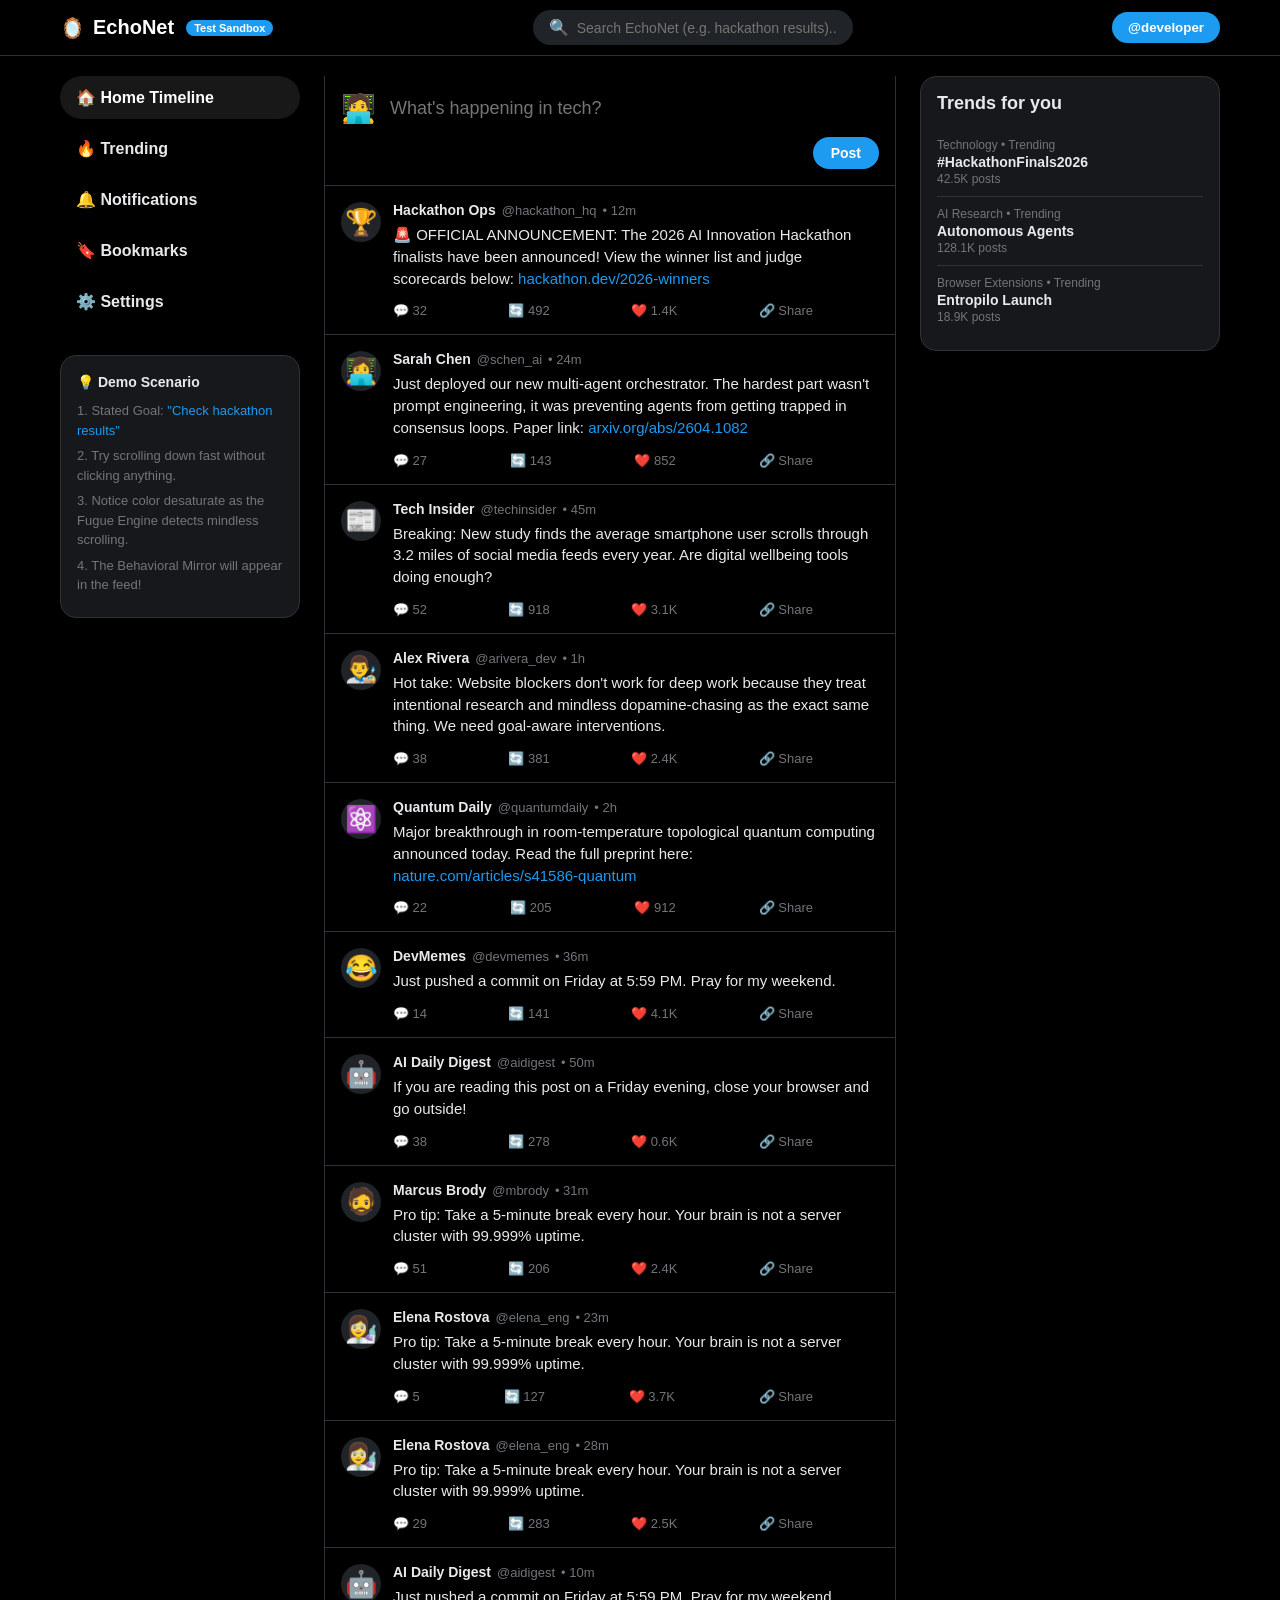
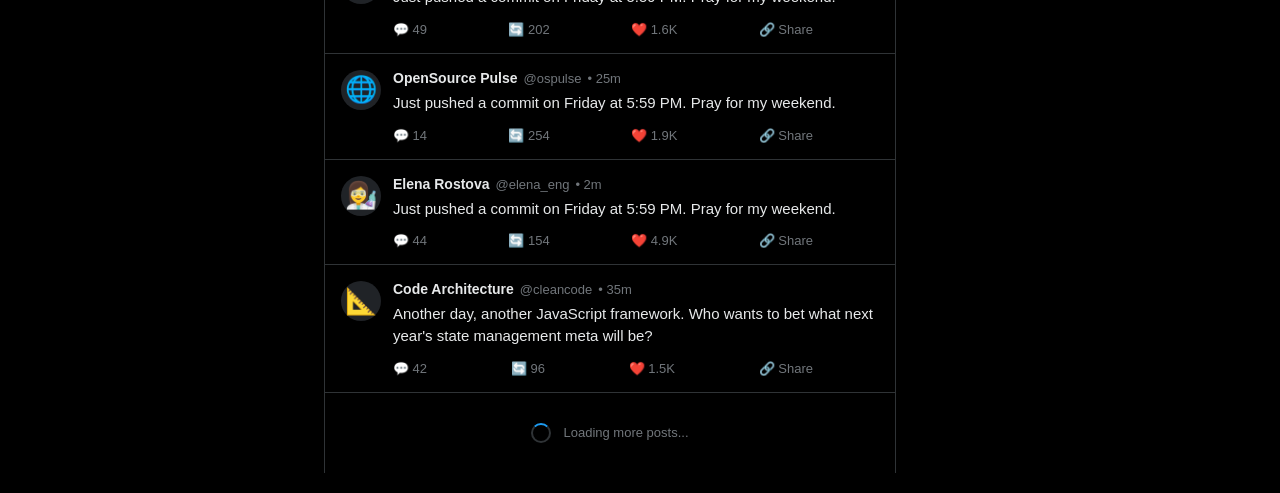
<file: simulator/index.html>
<!DOCTYPE html>
<html lang="en">
<head>
  <meta charset="UTF-8">
  <meta name="viewport" content="width=device-width, initial-scale=1.0">
  <title>EchoNet — Entropilo Social Feed Simulator</title>
  
  <!-- Entropilo styles -->
  <link rel="stylesheet" href="../content/styles/content-isolated.css">
  <link rel="stylesheet" href="../content/styles/entropy.css">
  <link rel="stylesheet" href="simulator.css">
</head>
<body>
  <!-- Top Navigation -->
  <nav class="sim-navbar">
    <div class="sim-nav-container">
      <div class="sim-nav-left">
        <div class="sim-logo">
          <span class="sim-logo-icon">🪞</span>
          <span class="sim-logo-text">EchoNet</span>
        </div>
        <span class="sim-badge">Test Sandbox</span>
      </div>

      <div class="sim-search-bar">
        <span class="sim-search-icon">🔍</span>
        <input type="text" placeholder="Search EchoNet (e.g. hackathon results)..." id="sim-search-input">
      </div>

      <div class="sim-nav-right">
        <button type="button" class="sim-btn-profile">@developer</button>
      </div>
    </div>
  </nav>

  <!-- Main Feed Layout -->
  <main class="sim-layout">
    <!-- Left Sidebar -->
    <aside class="sim-sidebar">
      <div class="sim-menu-item active">🏠 Home Timeline</div>
      <div class="sim-menu-item">🔥 Trending</div>
      <div class="sim-menu-item">🔔 Notifications</div>
      <div class="sim-menu-item">🔖 Bookmarks</div>
      <div class="sim-menu-item">⚙️ Settings</div>

      <div class="sim-demo-card">
        <h3>💡 Demo Scenario</h3>
        <p>1. Stated Goal: <em>"Check hackathon results"</em></p>
        <p>2. Try scrolling down fast without clicking anything.</p>
        <p>3. Notice color desaturate as the Fugue Engine detects mindless scrolling.</p>
        <p>4. The Behavioral Mirror will appear in the feed!</p>
      </div>
    </aside>

    <!-- Center Timeline -->
    <section class="sim-timeline" id="feed-container" role="feed">
      <!-- Composer Box -->
      <div class="sim-composer">
        <div class="sim-composer-avatar">🧑‍💻</div>
        <div class="sim-composer-body">
          <input type="text" placeholder="What's happening in tech?" class="sim-composer-input">
          <div class="sim-composer-actions">
            <button type="button" class="sim-btn-post">Post</button>
          </div>
        </div>
      </div>

      <!-- Feed Posts Container -->
      <div id="posts-stream" class="sim-posts-stream">
        <!-- Dynamic posts will be generated here -->
      </div>

      <!-- Infinite Scroll Trigger -->
      <div id="infinite-scroll-trigger" class="sim-loading-sentinel">
        <div class="sim-spinner"></div>
        <span>Loading more posts...</span>
      </div>
    </section>

    <!-- Right Sidebar -->
    <aside class="sim-sidebar-right">
      <div class="sim-trends-card">
        <h3>Trends for you</h3>
        <div class="trend-item">
          <span class="trend-cat">Technology • Trending</span>
          <strong>#HackathonFinals2026</strong>
          <span class="trend-count">42.5K posts</span>
        </div>
        <div class="trend-item">
          <span class="trend-cat">AI Research • Trending</span>
          <strong>Autonomous Agents</strong>
          <span class="trend-count">128.1K posts</span>
        </div>
        <div class="trend-item">
          <span class="trend-cat">Browser Extensions • Trending</span>
          <strong>Entropilo Launch</strong>
          <span class="trend-count">18.9K posts</span>
        </div>
      </div>
    </aside>
  </main>

  <!-- Entropilo Content Script Core -->
  <script src="../content/site-adapters/adapter-base.js"></script>
  <script src="../content/site-adapters/generic-adapter.js"></script>
  <script src="../content/site-adapters/twitter-adapter.js"></script>
  <script src="../content/site-adapters/youtube-adapter.js"></script>
  <script src="../content/fugue-engine.js"></script>
  <script src="../content/entropy-engine.js"></script>
  <script src="../content/intent-contract.js"></script>
  <script src="../content/behavioral-mirror.js"></script>
  <script src="../content/content.js"></script>
  
  <!-- Simulator post feed generator -->
  <script src="simulator.js"></script>
</body>
</html>
</file>
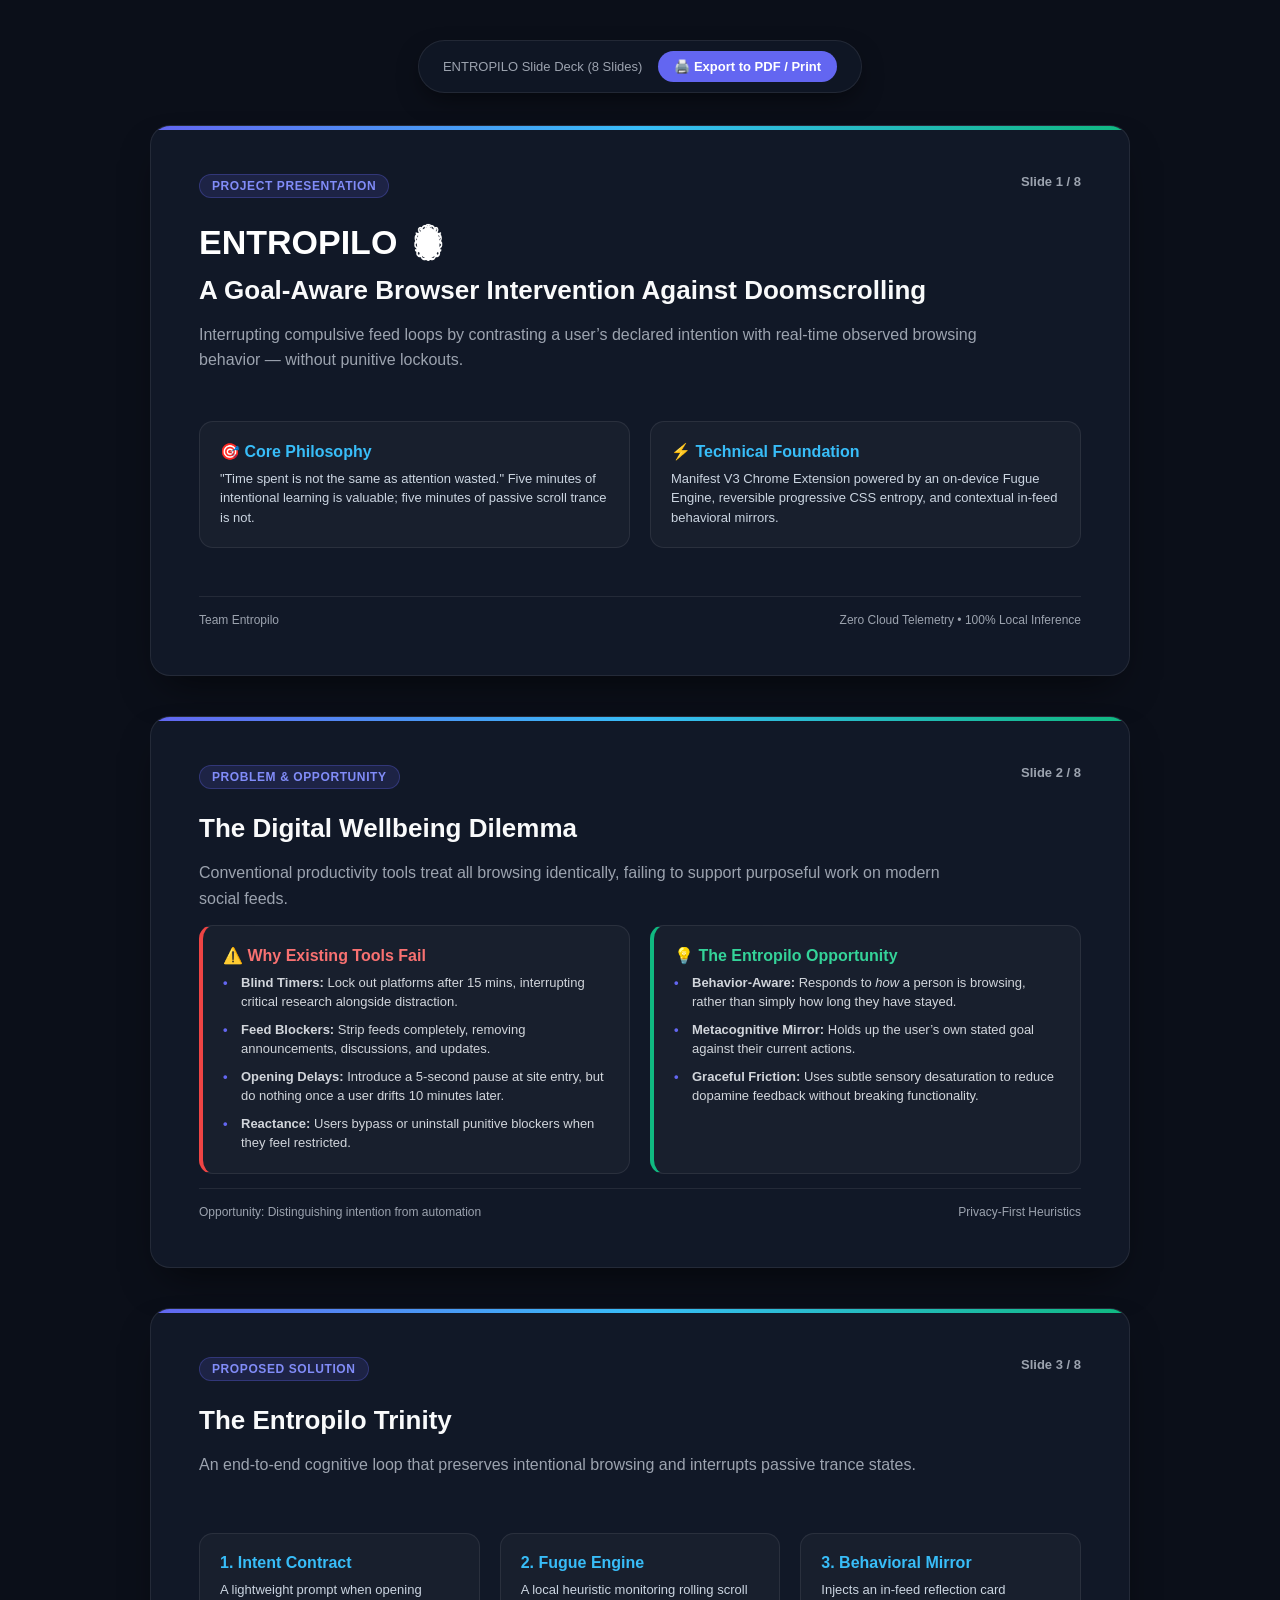
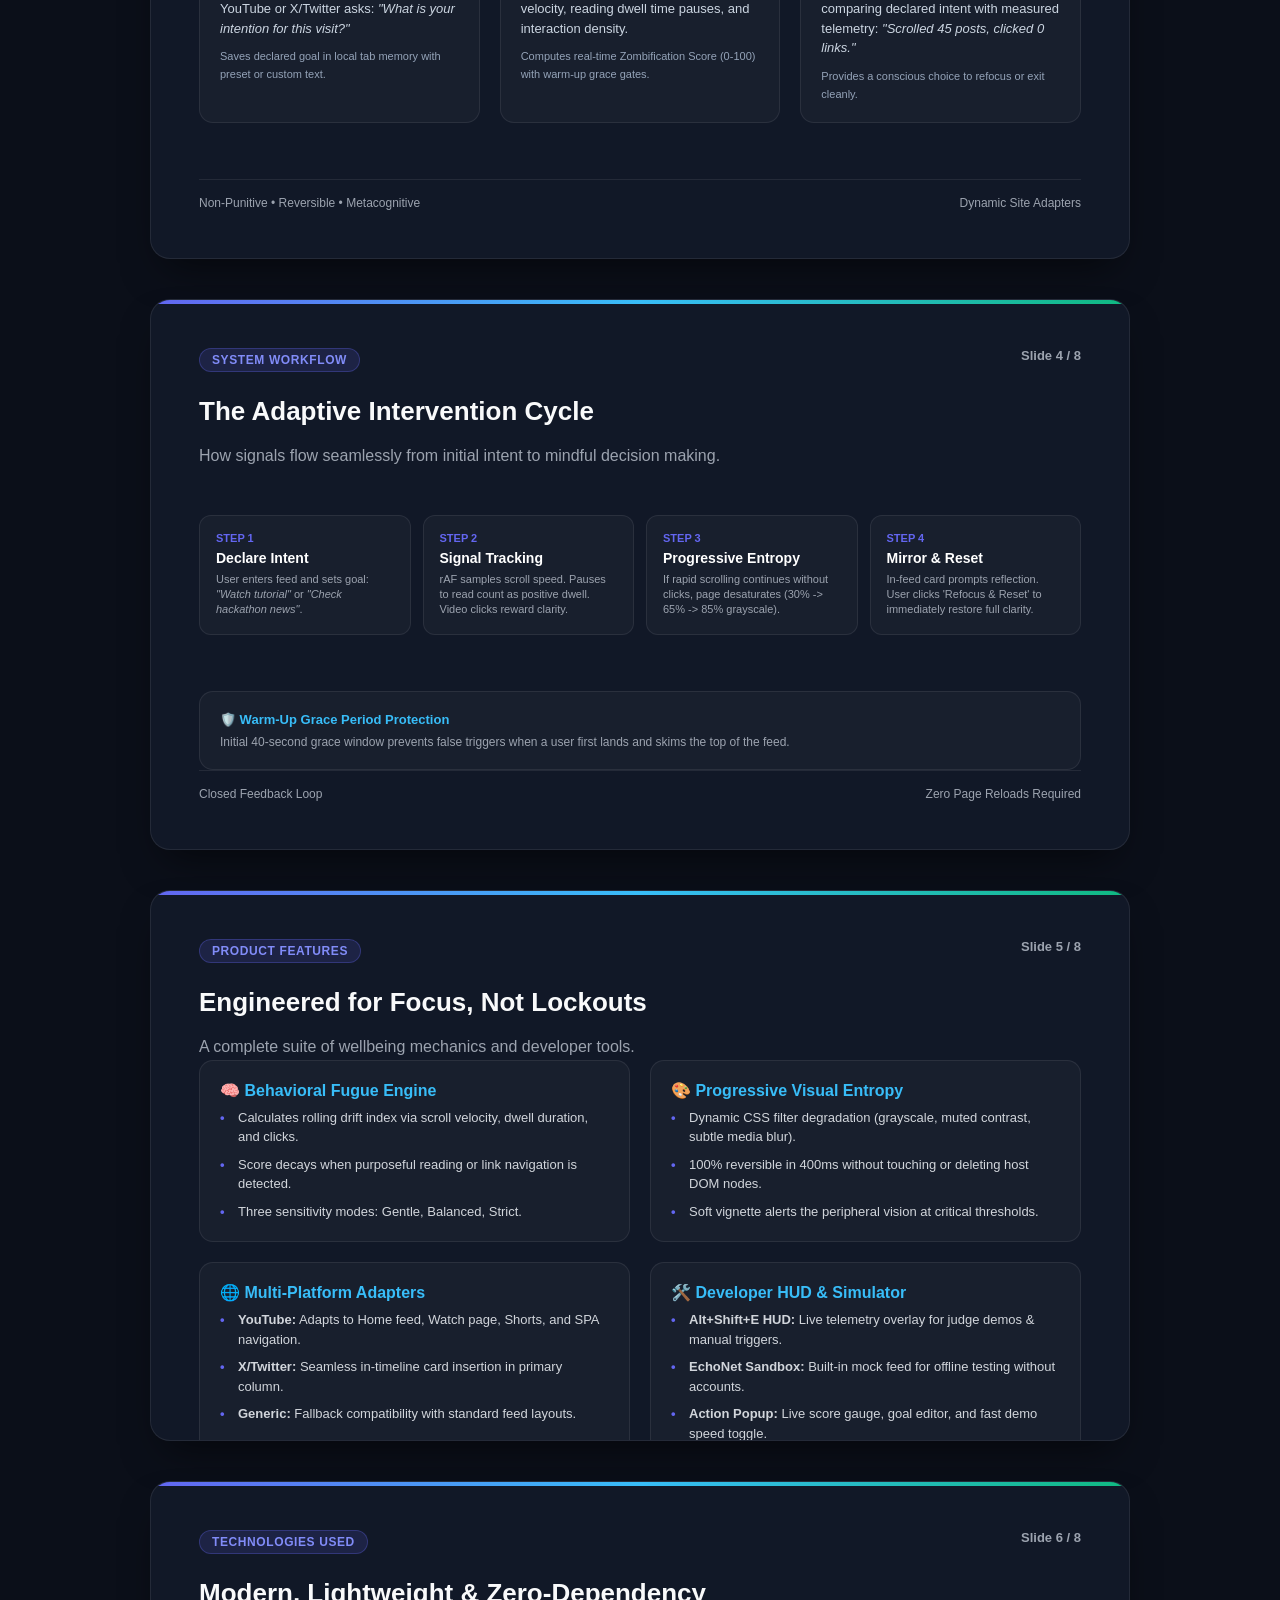
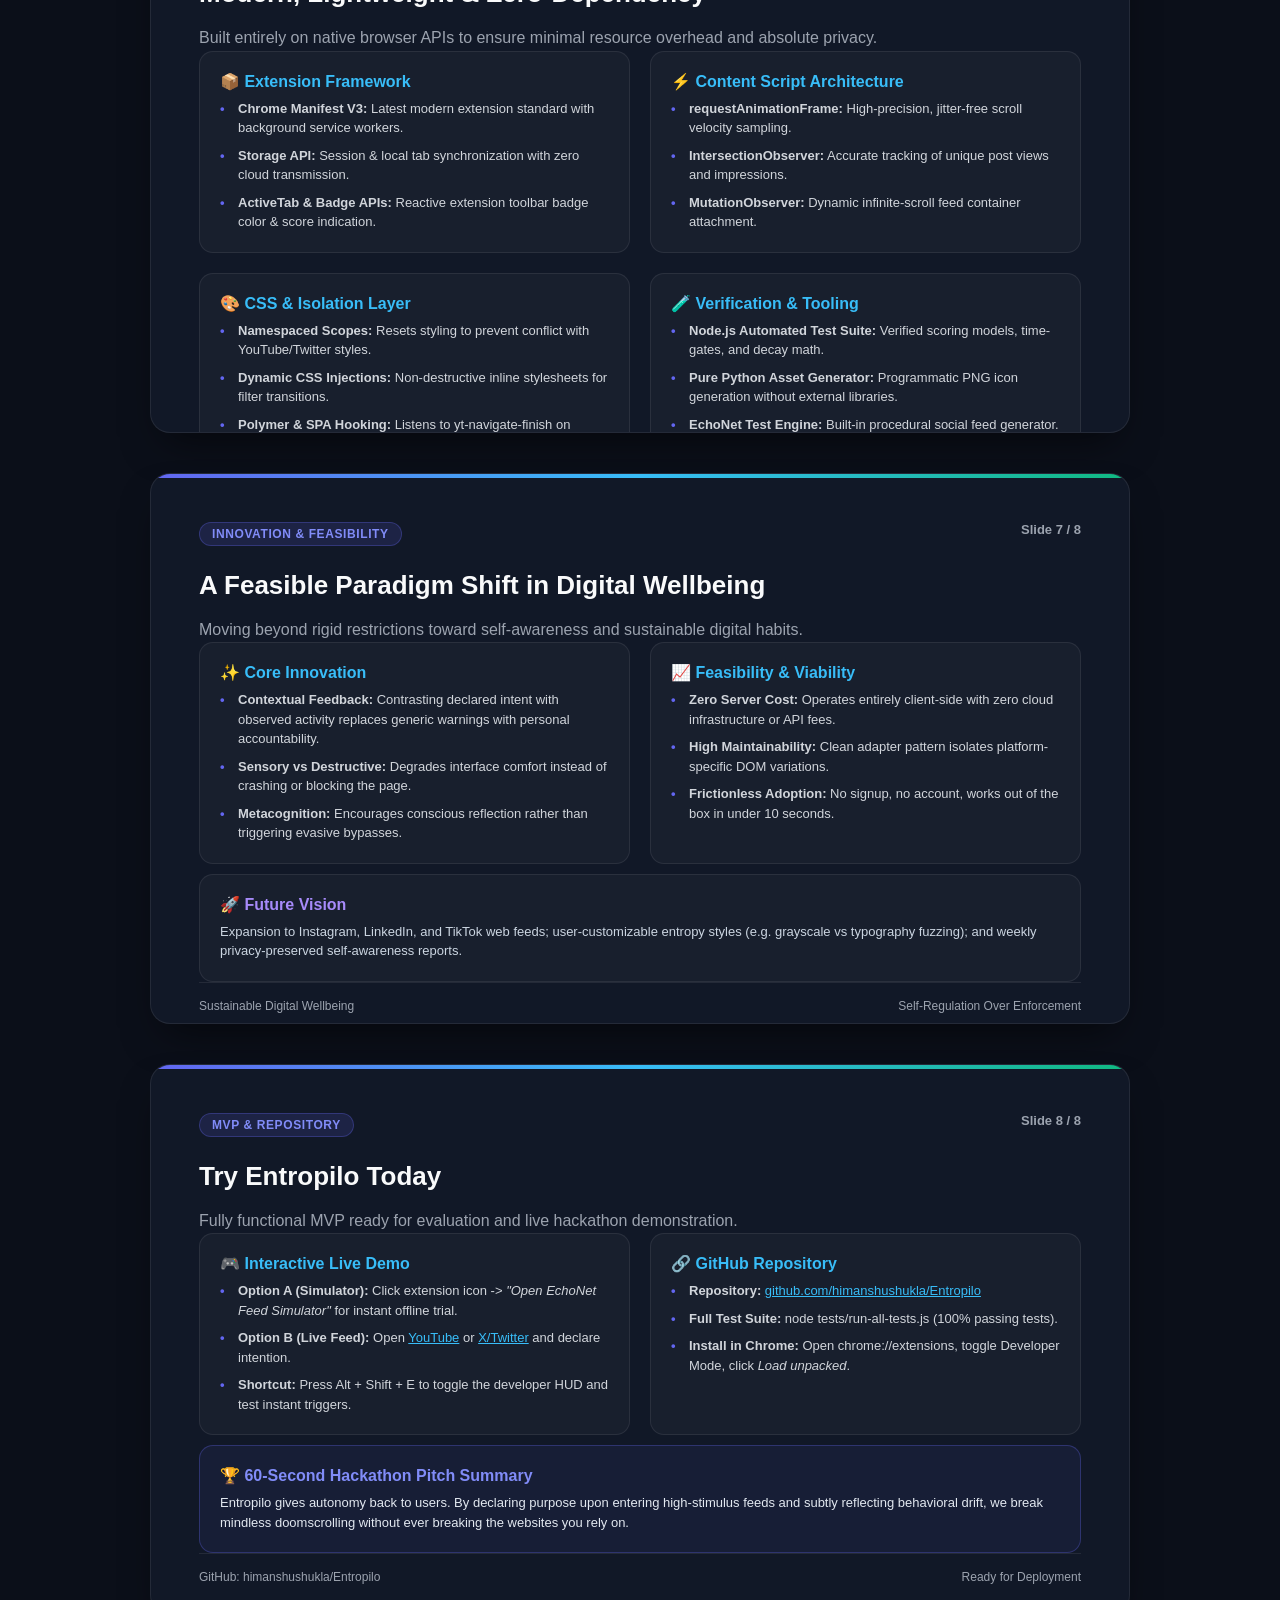
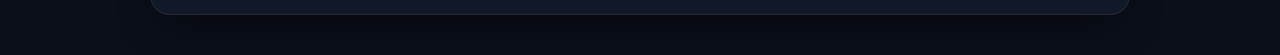
<file: presentation.html>
<!DOCTYPE html>
<html lang="en">
<head>
  <meta charset="UTF-8">
  <meta name="viewport" content="width=device-width, initial-scale=1.0">
  <title>Entropilo — Project Presentation Deck</title>
  <style>
    :root {
      --bg: #0b0f19;
      --card-bg: #111827;
      --text-main: #f9fafb;
      --text-muted: #9ca3af;
      --accent: #6366f1;
      --accent-glow: rgba(99, 102, 241, 0.25);
      --danger: #ef4444;
      --success: #10b981;
      --border: rgba(255, 255, 255, 0.08);
    }
    * {
      box-sizing: border-box;
      margin: 0;
      padding: 0;
      font-family: -apple-system, BlinkMacSystemFont, "Segoe UI", Roboto, Helvetica, Arial, sans-serif;
    }
    body {
      background: var(--bg);
      color: var(--text-main);
      padding: 40px 20px;
      display: flex;
      flex-direction: column;
      align-items: center;
      gap: 32px;
    }
    .controls {
      position: sticky;
      top: 16px;
      z-index: 100;
      background: rgba(17, 24, 39, 0.85);
      backdrop-filter: blur(12px);
      border: 1px solid var(--border);
      padding: 10px 24px;
      border-radius: 9999px;
      display: flex;
      align-items: center;
      gap: 16px;
      box-shadow: 0 10px 25px -5px rgba(0, 0, 0, 0.5);
    }
    .controls button {
      background: var(--accent);
      color: white;
      border: none;
      padding: 8px 16px;
      border-radius: 9999px;
      font-weight: 600;
      cursor: pointer;
      font-size: 13px;
      transition: all 0.2s;
    }
    .controls button:hover {
      background: #4f46e5;
    }
    .controls span {
      font-size: 13px;
      color: var(--text-muted);
    }
    .slide-deck {
      display: flex;
      flex-direction: column;
      gap: 40px;
      width: 100%;
      max-width: 980px;
    }
    .slide {
      background: var(--card-bg);
      border: 1px solid var(--border);
      border-radius: 20px;
      padding: 48px;
      aspect-ratio: 16 / 9;
      display: flex;
      flex-direction: column;
      justify-content: space-between;
      box-shadow: 0 20px 40px -15px rgba(0, 0, 0, 0.6);
      position: relative;
      overflow: hidden;
    }
    .slide::before {
      content: "";
      position: absolute;
      top: 0;
      left: 0;
      right: 0;
      height: 4px;
      background: linear-gradient(90deg, var(--accent), #38bdf8, var(--success));
    }
    .slide-header {
      display: flex;
      justify-content: space-between;
      align-items: flex-start;
      margin-bottom: 24px;
    }
    .tag {
      background: rgba(99, 102, 241, 0.15);
      color: #818cf8;
      border: 1px solid rgba(99, 102, 241, 0.3);
      padding: 4px 12px;
      border-radius: 9999px;
      font-size: 12px;
      font-weight: 700;
      text-transform: uppercase;
      letter-spacing: 0.05em;
    }
    .slide-num {
      font-size: 13px;
      color: var(--text-muted);
      font-weight: 600;
    }
    h1 {
      font-size: 34px;
      font-weight: 800;
      line-height: 1.2;
      margin-bottom: 12px;
    }
    h2 {
      font-size: 26px;
      font-weight: 700;
      margin-bottom: 16px;
    }
    p.lead {
      font-size: 16px;
      color: var(--text-muted);
      line-height: 1.6;
      max-width: 780px;
    }
    .content-grid {
      display: grid;
      grid-template-columns: 1fr 1fr;
      gap: 20px;
      margin-top: auto;
      margin-bottom: auto;
    }
    .content-card {
      background: rgba(255, 255, 255, 0.03);
      border: 1px solid var(--border);
      padding: 20px;
      border-radius: 14px;
    }
    .content-card h3 {
      font-size: 16px;
      color: #38bdf8;
      margin-bottom: 8px;
      display: flex;
      align-items: center;
      gap: 8px;
    }
    .content-card ul {
      list-style-type: none;
      display: flex;
      flex-direction: column;
      gap: 8px;
    }
    .content-card li {
      font-size: 13px;
      color: #d1d5db;
      line-height: 1.5;
      position: relative;
      padding-left: 18px;
    }
    .content-card li::before {
      content: "•";
      color: var(--accent);
      position: absolute;
      left: 0;
      font-weight: bold;
    }
    .workflow-row {
      display: grid;
      grid-template-columns: repeat(4, 1fr);
      gap: 12px;
      margin: auto 0;
    }
    .wf-step {
      background: rgba(255, 255, 255, 0.03);
      border: 1px solid var(--border);
      padding: 16px;
      border-radius: 12px;
      display: flex;
      flex-direction: column;
      gap: 6px;
    }
    .wf-badge {
      font-size: 11px;
      font-weight: 800;
      color: var(--accent);
    }
    .wf-title {
      font-size: 14px;
      font-weight: 700;
      color: #fff;
    }
    .wf-desc {
      font-size: 11px;
      color: var(--text-muted);
      line-height: 1.4;
    }
    .footer-bar {
      display: flex;
      justify-content: space-between;
      align-items: center;
      padding-top: 16px;
      border-top: 1px solid var(--border);
      font-size: 12px;
      color: var(--text-muted);
    }
    @media print {
      body { padding: 0; background: white; color: black; }
      .controls { display: none; }
      .slide {
        page-break-after: always;
        border: none;
        box-shadow: none;
        background: white;
        color: black;
        margin: 0;
        width: 100%;
        height: 100vh;
      }
    }
  </style>
</head>
<body>

  <div class="controls">
    <span>ENTROPILO Slide Deck (8 Slides)</span>
    <button onclick="window.print()">🖨️ Export to PDF / Print</button>
  </div>

  <div class="slide-deck">

    <!-- Slide 1: Title & Overview -->
    <section class="slide">
      <div class="slide-header">
        <span class="tag">Project Presentation</span>
        <span class="slide-num">Slide 1 / 8</span>
      </div>
      <div>
        <h1 style="background: linear-gradient(135deg, #fff 40%, #818cf8 100%); -webkit-background-clip: text; -webkit-text-fill-color: transparent;">
          ENTROPILO 🪞
        </h1>
        <h2>A Goal-Aware Browser Intervention Against Doomscrolling</h2>
        <p class="lead">
          Interrupting compulsive feed loops by contrasting a user’s declared intention with real-time observed browsing behavior — without punitive lockouts.
        </p>
      </div>
      <div class="content-grid">
        <div class="content-card">
          <h3>🎯 Core Philosophy</h3>
          <p style="font-size: 13px; color: #cbd5e1; line-height: 1.5;">
            "Time spent is not the same as attention wasted." Five minutes of intentional learning is valuable; five minutes of passive scroll trance is not.
          </p>
        </div>
        <div class="content-card">
          <h3>⚡ Technical Foundation</h3>
          <p style="font-size: 13px; color: #cbd5e1; line-height: 1.5;">
            Manifest V3 Chrome Extension powered by an on-device Fugue Engine, reversible progressive CSS entropy, and contextual in-feed behavioral mirrors.
          </p>
        </div>
      </div>
      <div class="footer-bar">
        <span>Team Entropilo</span>
        <span>Zero Cloud Telemetry • 100% Local Inference</span>
      </div>
    </section>

    <!-- Slide 2: Problem / Opportunity -->
    <section class="slide">
      <div class="slide-header">
        <span class="tag">Problem & Opportunity</span>
        <span class="slide-num">Slide 2 / 8</span>
      </div>
      <div>
        <h2>The Digital Wellbeing Dilemma</h2>
        <p class="lead">Conventional productivity tools treat all browsing identically, failing to support purposeful work on modern social feeds.</p>
      </div>
      <div class="content-grid">
        <div class="content-card" style="border-left: 4px solid var(--danger);">
          <h3 style="color: #f87171;">⚠️ Why Existing Tools Fail</h3>
          <ul>
            <li><strong>Blind Timers:</strong> Lock out platforms after 15 mins, interrupting critical research alongside distraction.</li>
            <li><strong>Feed Blockers:</strong> Strip feeds completely, removing announcements, discussions, and updates.</li>
            <li><strong>Opening Delays:</strong> Introduce a 5-second pause at site entry, but do nothing once a user drifts 10 minutes later.</li>
            <li><strong>Reactance:</strong> Users bypass or uninstall punitive blockers when they feel restricted.</li>
          </ul>
        </div>
        <div class="content-card" style="border-left: 4px solid var(--success);">
          <h3 style="color: #34d399;">💡 The Entropilo Opportunity</h3>
          <ul>
            <li><strong>Behavior-Aware:</strong> Responds to <em>how</em> a person is browsing, rather than simply how long they have stayed.</li>
            <li><strong>Metacognitive Mirror:</strong> Holds up the user’s own stated goal against their current actions.</li>
            <li><strong>Graceful Friction:</strong> Uses subtle sensory desaturation to reduce dopamine feedback without breaking functionality.</li>
          </ul>
        </div>
      </div>
      <div class="footer-bar">
        <span>Opportunity: Distinguishing intention from automation</span>
        <span>Privacy-First Heuristics</span>
      </div>
    </section>

    <!-- Slide 3: Proposed Solution -->
    <section class="slide">
      <div class="slide-header">
        <span class="tag">Proposed Solution</span>
        <span class="slide-num">Slide 3 / 8</span>
      </div>
      <div>
        <h2>The Entropilo Trinity</h2>
        <p class="lead">An end-to-end cognitive loop that preserves intentional browsing and interrupts passive trance states.</p>
      </div>
      <div class="content-grid" style="grid-template-columns: repeat(3, 1fr);">
        <div class="content-card">
          <h3>1. Intent Contract</h3>
          <p style="font-size: 13px; color: #cbd5e1; line-height: 1.5; margin-bottom: 8px;">
            A lightweight prompt when opening YouTube or X/Twitter asks: <em>"What is your intention for this visit?"</em>
          </p>
          <span style="font-size: 11px; color: #94a3b8;">Saves declared goal in local tab memory with preset or custom text.</span>
        </div>
        <div class="content-card">
          <h3>2. Fugue Engine</h3>
          <p style="font-size: 13px; color: #cbd5e1; line-height: 1.5; margin-bottom: 8px;">
            A local heuristic monitoring rolling scroll velocity, reading dwell time pauses, and interaction density.
          </p>
          <span style="font-size: 11px; color: #94a3b8;">Computes real-time Zombification Score (0-100) with warm-up grace gates.</span>
        </div>
        <div class="content-card">
          <h3>3. Behavioral Mirror</h3>
          <p style="font-size: 13px; color: #cbd5e1; line-height: 1.5; margin-bottom: 8px;">
            Injects an in-feed reflection card comparing declared intent with measured telemetry: <em>"Scrolled 45 posts, clicked 0 links."</em>
          </p>
          <span style="font-size: 11px; color: #94a3b8;">Provides a conscious choice to refocus or exit cleanly.</span>
        </div>
      </div>
      <div class="footer-bar">
        <span>Non-Punitive • Reversible • Metacognitive</span>
        <span>Dynamic Site Adapters</span>
      </div>
    </section>

    <!-- Slide 4: Workflow -->
    <section class="slide">
      <div class="slide-header">
        <span class="tag">System Workflow</span>
        <span class="slide-num">Slide 4 / 8</span>
      </div>
      <div>
        <h2>The Adaptive Intervention Cycle</h2>
        <p class="lead">How signals flow seamlessly from initial intent to mindful decision making.</p>
      </div>
      <div class="workflow-row">
        <div class="wf-step">
          <span class="wf-badge">STEP 1</span>
          <span class="wf-title">Declare Intent</span>
          <p class="wf-desc">User enters feed and sets goal: <em>"Watch tutorial"</em> or <em>"Check hackathon news"</em>.</p>
        </div>
        <div class="wf-step">
          <span class="wf-badge">STEP 2</span>
          <span class="wf-title">Signal Tracking</span>
          <p class="wf-desc">rAF samples scroll speed. Pauses to read count as positive dwell. Video clicks reward clarity.</p>
        </div>
        <div class="wf-step">
          <span class="wf-badge">STEP 3</span>
          <span class="wf-title">Progressive Entropy</span>
          <p class="wf-desc">If rapid scrolling continues without clicks, page desaturates (30% -> 65% -> 85% grayscale).</p>
        </div>
        <div class="wf-step">
          <span class="wf-badge">STEP 4</span>
          <span class="wf-title">Mirror & Reset</span>
          <p class="wf-desc">In-feed card prompts reflection. User clicks 'Refocus & Reset' to immediately restore full clarity.</p>
        </div>
      </div>
      <div class="content-card" style="margin-top: 10px;">
        <h3 style="font-size: 13px;">🛡️ Warm-Up Grace Period Protection</h3>
        <p style="font-size: 12px; color: #9ca3af;">
          Initial 40-second grace window prevents false triggers when a user first lands and skims the top of the feed.
        </p>
      </div>
      <div class="footer-bar">
        <span>Closed Feedback Loop</span>
        <span>Zero Page Reloads Required</span>
      </div>
    </section>

    <!-- Slide 5: Features -->
    <section class="slide">
      <div class="slide-header">
        <span class="tag">Product Features</span>
        <span class="slide-num">Slide 5 / 8</span>
      </div>
      <div>
        <h2>Engineered for Focus, Not Lockouts</h2>
        <p class="lead">A complete suite of wellbeing mechanics and developer tools.</p>
      </div>
      <div class="content-grid">
        <div class="content-card">
          <h3>🧠 Behavioral Fugue Engine</h3>
          <ul>
            <li>Calculates rolling drift index via scroll velocity, dwell duration, and clicks.</li>
            <li>Score decays when purposeful reading or link navigation is detected.</li>
            <li>Three sensitivity modes: Gentle, Balanced, Strict.</li>
          </ul>
        </div>
        <div class="content-card">
          <h3>🎨 Progressive Visual Entropy</h3>
          <ul>
            <li>Dynamic CSS filter degradation (grayscale, muted contrast, subtle media blur).</li>
            <li>100% reversible in 400ms without touching or deleting host DOM nodes.</li>
            <li>Soft vignette alerts the peripheral vision at critical thresholds.</li>
          </ul>
        </div>
        <div class="content-card">
          <h3>🌐 Multi-Platform Adapters</h3>
          <ul>
            <li><strong>YouTube:</strong> Adapts to Home feed, Watch page, Shorts, and SPA navigation.</li>
            <li><strong>X/Twitter:</strong> Seamless in-timeline card insertion in primary column.</li>
            <li><strong>Generic:</strong> Fallback compatibility with standard feed layouts.</li>
          </ul>
        </div>
        <div class="content-card">
          <h3>🛠️ Developer HUD & Simulator</h3>
          <ul>
            <li><strong>Alt+Shift+E HUD:</strong> Live telemetry overlay for judge demos & manual triggers.</li>
            <li><strong>EchoNet Sandbox:</strong> Built-in mock feed for offline testing without accounts.</li>
            <li><strong>Action Popup:</strong> Live score gauge, goal editor, and fast demo speed toggle.</li>
          </ul>
        </div>
      </div>
      <div class="footer-bar">
        <span>Production-Grade Chrome MV3 Architecture</span>
        <span>Dark-Mode Isolated UI</span>
      </div>
    </section>

    <!-- Slide 6: Technologies Used -->
    <section class="slide">
      <div class="slide-header">
        <span class="tag">Technologies Used</span>
        <span class="slide-num">Slide 6 / 8</span>
      </div>
      <div>
        <h2>Modern, Lightweight & Zero-Dependency</h2>
        <p class="lead">Built entirely on native browser APIs to ensure minimal resource overhead and absolute privacy.</p>
      </div>
      <div class="content-grid">
        <div class="content-card">
          <h3>📦 Extension Framework</h3>
          <ul>
            <li><strong>Chrome Manifest V3:</strong> Latest modern extension standard with background service workers.</li>
            <li><strong>Storage API:</strong> Session & local tab synchronization with zero cloud transmission.</li>
            <li><strong>ActiveTab & Badge APIs:</strong> Reactive extension toolbar badge color & score indication.</li>
          </ul>
        </div>
        <div class="content-card">
          <h3>⚡ Content Script Architecture</h3>
          <ul>
            <li><strong>requestAnimationFrame:</strong> High-precision, jitter-free scroll velocity sampling.</li>
            <li><strong>IntersectionObserver:</strong> Accurate tracking of unique post views and impressions.</li>
            <li><strong>MutationObserver:</strong> Dynamic infinite-scroll feed container attachment.</li>
          </ul>
        </div>
        <div class="content-card">
          <h3>🎨 CSS & Isolation Layer</h3>
          <ul>
            <li><strong>Namespaced Scopes:</strong> Resets styling to prevent conflict with YouTube/Twitter styles.</li>
            <li><strong>Dynamic CSS Injections:</strong> Non-destructive inline stylesheets for filter transitions.</li>
            <li><strong>Polymer & SPA Hooking:</strong> Listens to <code>yt-navigate-finish</code> on YouTube.</li>
          </ul>
        </div>
        <div class="content-card">
          <h3>🧪 Verification & Tooling</h3>
          <ul>
            <li><strong>Node.js Automated Test Suite:</strong> Verified scoring models, time-gates, and decay math.</li>
            <li><strong>Pure Python Asset Generator:</strong> Programmatic PNG icon generation without external libraries.</li>
            <li><strong>EchoNet Test Engine:</strong> Built-in procedural social feed generator.</li>
          </ul>
        </div>
      </div>
      <div class="footer-bar">
        <span>&lt; 100 KB Total Size</span>
        <span>&lt; 1ms Execution Latency</span>
      </div>
    </section>

    <!-- Slide 7: Innovation, Feasibility & Impact -->
    <section class="slide">
      <div class="slide-header">
        <span class="tag">Innovation & Feasibility</span>
        <span class="slide-num">Slide 7 / 8</span>
      </div>
      <div>
        <h2>A Feasible Paradigm Shift in Digital Wellbeing</h2>
        <p class="lead">Moving beyond rigid restrictions toward self-awareness and sustainable digital habits.</p>
      </div>
      <div class="content-grid">
        <div class="content-card">
          <h3>✨ Core Innovation</h3>
          <ul>
            <li><strong>Contextual Feedback:</strong> Contrasting declared intent with observed activity replaces generic warnings with personal accountability.</li>
            <li><strong>Sensory vs Destructive:</strong> Degrades interface comfort instead of crashing or blocking the page.</li>
            <li><strong>Metacognition:</strong> Encourages conscious reflection rather than triggering evasive bypasses.</li>
          </ul>
        </div>
        <div class="content-card">
          <h3>📈 Feasibility & Viability</h3>
          <ul>
            <li><strong>Zero Server Cost:</strong> Operates entirely client-side with zero cloud infrastructure or API fees.</li>
            <li><strong>High Maintainability:</strong> Clean adapter pattern isolates platform-specific DOM variations.</li>
            <li><strong>Frictionless Adoption:</strong> No signup, no account, works out of the box in under 10 seconds.</li>
          </ul>
        </div>
      </div>
      <div class="content-card" style="margin-top: 10px;">
        <h3 style="color: #a78bfa;">🚀 Future Vision</h3>
        <p style="font-size: 13px; color: #cbd5e1; line-height: 1.5;">
          Expansion to Instagram, LinkedIn, and TikTok web feeds; user-customizable entropy styles (e.g. grayscale vs typography fuzzing); and weekly privacy-preserved self-awareness reports.
        </p>
      </div>
      <div class="footer-bar">
        <span>Sustainable Digital Wellbeing</span>
        <span>Self-Regulation Over Enforcement</span>
      </div>
    </section>

    <!-- Slide 8: MVP Snapshots, GitHub & Demo -->
    <section class="slide">
      <div class="slide-header">
        <span class="tag">MVP & Repository</span>
        <span class="slide-num">Slide 8 / 8</span>
      </div>
      <div>
        <h2>Try Entropilo Today</h2>
        <p class="lead">Fully functional MVP ready for evaluation and live hackathon demonstration.</p>
      </div>
      <div class="content-grid">
        <div class="content-card">
          <h3>🎮 Interactive Live Demo</h3>
          <ul>
            <li><strong>Option A (Simulator):</strong> Click extension icon -> <em>"Open EchoNet Feed Simulator"</em> for instant offline trial.</li>
            <li><strong>Option B (Live Feed):</strong> Open <a href="https://youtube.com" style="color: #38bdf8;">YouTube</a> or <a href="https://x.com" style="color: #38bdf8;">X/Twitter</a> and declare intention.</li>
            <li><strong>Shortcut:</strong> Press <code>Alt + Shift + E</code> to toggle the developer HUD and test instant triggers.</li>
          </ul>
        </div>
        <div class="content-card">
          <h3>🔗 GitHub Repository</h3>
          <ul>
            <li><strong>Repository:</strong> <a href="https://github.com/himanshushukla/Entropilo" style="color: #38bdf8;">github.com/himanshushukla/Entropilo</a></li>
            <li><strong>Full Test Suite:</strong> <code>node tests/run-all-tests.js</code> (100% passing tests).</li>
            <li><strong>Install in Chrome:</strong> Open <code>chrome://extensions</code>, toggle Developer Mode, click <em>Load unpacked</em>.</li>
          </ul>
        </div>
      </div>
      <div class="content-card" style="margin-top: 10px; background: rgba(99, 102, 241, 0.08); border-color: rgba(99, 102, 241, 0.3);">
        <h3 style="color: #818cf8;">🏆 60-Second Hackathon Pitch Summary</h3>
        <p style="font-size: 13px; color: #e2e8f0; line-height: 1.5;">
          Entropilo gives autonomy back to users. By declaring purpose upon entering high-stimulus feeds and subtly reflecting behavioral drift, we break mindless doomscrolling without ever breaking the websites you rely on.
        </p>
      </div>
      <div class="footer-bar">
        <span>GitHub: himanshushukla/Entropilo</span>
        <span>Ready for Deployment</span>
      </div>
    </section>

  </div>

</body>
</html>
</file>
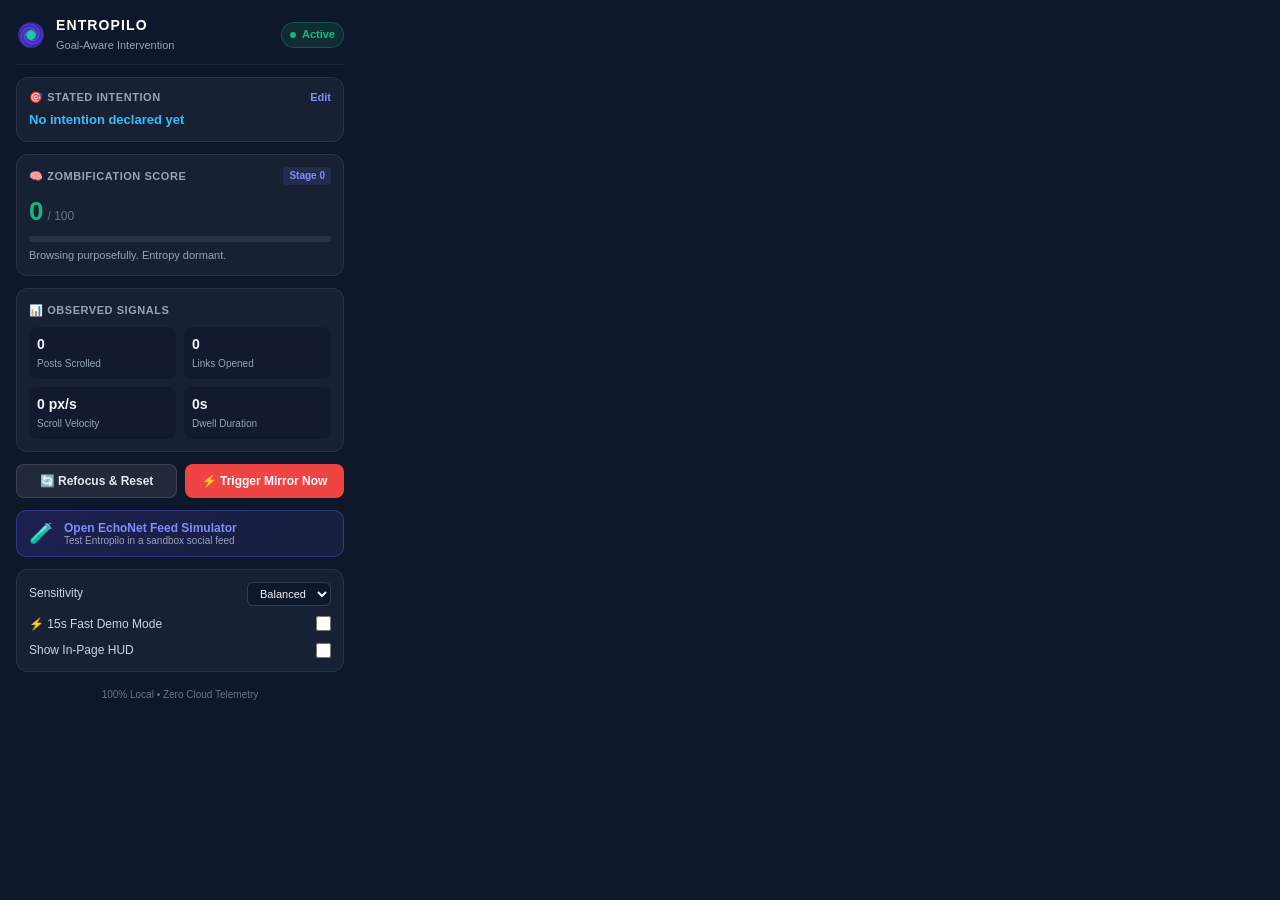
<file: popup/popup.html>
<!DOCTYPE html>
<html lang="en">
<head>
  <meta charset="UTF-8">
  <meta name="viewport" content="width=device-width, initial-scale=1.0">
  <title>Entropilo</title>
  <link rel="stylesheet" href="popup.css">
</head>
<body>
  <div class="popup-container">
    <!-- Header -->
    <header class="popup-header">
      <div class="brand">
        <img src="../icons/icon-48.png" alt="Entropilo Logo" class="brand-icon">
        <div class="brand-text">
          <h1>ENTROPILO</h1>
          <span class="brand-subtitle">Goal-Aware Intervention</span>
        </div>
      </div>
      <div class="status-badge" id="status-badge">
        <span class="status-dot"></span>
        <span id="status-text">Active</span>
      </div>
    </header>

    <!-- Intention Card -->
    <section class="card intent-card">
      <div class="card-header">
        <span class="card-label">🎯 Stated Intention</span>
        <button type="button" class="btn-text" id="btn-edit-goal">Edit</button>
      </div>
      <p class="intent-text" id="current-goal">No intention declared yet</p>
    </section>

    <!-- Score & State Gauge -->
    <section class="card score-card">
      <div class="score-header">
        <span class="card-label">🧠 Zombification Score</span>
        <span class="stage-tag" id="stage-tag">Stage 0</span>
      </div>
      <div class="score-display">
        <div class="score-number-wrap">
          <span class="score-value" id="score-val">0</span>
          <span class="score-max">/ 100</span>
        </div>
        <div class="progress-bar-wrap">
          <div class="progress-bar" id="score-bar" style="width: 0%;"></div>
        </div>
      </div>
      <p class="score-desc" id="score-desc">Browsing purposefully. Entropy dormant.</p>
    </section>

    <!-- Live Signals Grid -->
    <section class="card signals-card">
      <span class="card-label">📊 Observed Signals</span>
      <div class="signals-grid">
        <div class="signal-item">
          <span class="signal-val" id="sig-posts">0</span>
          <span class="signal-name">Posts Scrolled</span>
        </div>
        <div class="signal-item">
          <span class="signal-val" id="sig-links">0</span>
          <span class="signal-name">Links Opened</span>
        </div>
        <div class="signal-item">
          <span class="signal-val" id="sig-velocity">0 px/s</span>
          <span class="signal-name">Scroll Velocity</span>
        </div>
        <div class="signal-item">
          <span class="signal-val" id="sig-time">0s</span>
          <span class="signal-name">Dwell Duration</span>
        </div>
      </div>
    </section>

    <!-- Quick Actions -->
    <section class="action-buttons">
      <button type="button" class="btn btn-secondary" id="btn-reset">
        🔄 Refocus & Reset
      </button>
      <button type="button" class="btn btn-primary" id="btn-force-mirror">
        ⚡ Trigger Mirror Now
      </button>
    </section>

    <!-- Simulator Button -->
    <section class="simulator-launcher">
      <button type="button" class="btn-simulator" id="btn-open-simulator">
        <span class="sim-icon">🧪</span>
        <div class="sim-text">
          <strong>Open EchoNet Feed Simulator</strong>
          <span>Test Entropilo in a sandbox social feed</span>
        </div>
      </button>
    </section>

    <!-- Settings Drawer -->
    <section class="card settings-card">
      <div class="setting-row">
        <label for="select-sensitivity">Sensitivity</label>
        <select id="select-sensitivity">
          <option value="gentle">Gentle</option>
          <option value="balanced" selected>Balanced</option>
          <option value="strict">Strict</option>
        </select>
      </div>

      <div class="setting-row">
        <label for="cb-demo-mode">⚡ 15s Fast Demo Mode</label>
        <input type="checkbox" id="cb-demo-mode">
      </div>

      <div class="setting-row">
        <label for="cb-show-hud">Show In-Page HUD</label>
        <input type="checkbox" id="cb-show-hud">
      </div>
    </section>

    <footer class="popup-footer">
      <span>100% Local • Zero Cloud Telemetry</span>
    </footer>
  </div>

  <script src="popup.js"></script>
</body>
</html>
</file>
<file: content/styles/content-isolated.css>
/* Entropilo Injected UI Styles - Strictly Isolated */

/* Reset for isolated elements */
.entropilo-isolated-ui,
.entropilo-isolated-ui * {
  box-sizing: border-box !important;
  font-family: -apple-system, BlinkMacSystemFont, "Segoe UI", Roboto, Helvetica, Arial, sans-serif !important;
  letter-spacing: normal !important;
  text-transform: none !important;
}

/* ======================================================== */
/* 1. Intent Declaration Modal                              */
/* ======================================================== */
#entropilo-intent-modal {
  position: fixed !important;
  inset: 0 !important;
  z-index: 2147483640 !important;
  display: flex !important;
  align-items: center !important;
  justify-content: center !important;
  animation: entropiloFadeIn 0.25s ease-out forwards;
}

.entropilo-modal-backdrop {
  position: absolute !important;
  inset: 0 !important;
  background: rgba(15, 23, 42, 0.78) !important;
  backdrop-filter: blur(8px) !important;
}

.entropilo-modal-card {
  position: relative !important;
  width: 90% !important;
  max-width: 520px !important;
  background: #0f172a !important;
  border: 1px solid rgba(255, 255, 255, 0.12) !important;
  border-radius: 18px !important;
  padding: 32px !important;
  box-shadow: 0 25px 50px -12px rgba(0, 0, 0, 0.5), 0 0 0 1px rgba(99, 102, 241, 0.15) !important;
  color: #f8fafc !important;
  transform: translateY(0) scale(1) !important;
  animation: entropiloCardPop 0.3s cubic-bezier(0.16, 1, 0.3, 1) forwards;
}

.entropilo-modal-dismiss .entropilo-modal-card {
  animation: entropiloCardFadeOut 0.25s ease-in forwards !important;
}

.entropilo-modal-header {
  display: flex !important;
  align-items: center !important;
  justify-content: space-between !important;
  margin-bottom: 18px !important;
}

.entropilo-brand {
  display: flex !important;
  align-items: center !important;
  gap: 8px !important;
}

.entropilo-icon-dot {
  width: 10px !important;
  height: 10px !important;
  border-radius: 50% !important;
  background: #10b981 !important;
  box-shadow: 0 0 12px #10b981 !important;
}

.entropilo-title {
  font-size: 13px !important;
  font-weight: 800 !important;
  letter-spacing: 0.1em !important;
  color: #94a3b8 !important;
}

.entropilo-tag {
  font-size: 11px !important;
  font-weight: 600 !important;
  background: rgba(99, 102, 241, 0.15) !important;
  color: #818cf8 !important;
  padding: 4px 10px !important;
  border-radius: 9999px !important;
  border: 1px solid rgba(99, 102, 241, 0.25) !important;
}

.entropilo-modal-heading {
  font-size: 22px !important;
  font-weight: 700 !important;
  color: #ffffff !important;
  margin: 0 0 10px 0 !important;
  line-height: 1.3 !important;
}

.entropilo-modal-desc {
  font-size: 14px !important;
  color: #94a3b8 !important;
  line-height: 1.5 !important;
  margin: 0 0 22px 0 !important;
}

.entropilo-presets {
  display: flex !important;
  flex-direction: column !important;
  gap: 8px !important;
  margin-bottom: 18px !important;
}

.entropilo-preset-btn {
  background: rgba(255, 255, 255, 0.05) !important;
  border: 1px solid rgba(255, 255, 255, 0.08) !important;
  border-radius: 10px !important;
  padding: 10px 14px !important;
  color: #e2e8f0 !important;
  font-size: 13px !important;
  font-weight: 500 !important;
  text-align: left !important;
  cursor: pointer !important;
  transition: all 0.2s ease !important;
}

.entropilo-preset-btn:hover {
  background: rgba(99, 102, 241, 0.12) !important;
  border-color: rgba(99, 102, 241, 0.4) !important;
  color: #ffffff !important;
  transform: translateX(4px) !important;
}

.entropilo-input-wrapper {
  margin-bottom: 20px !important;
}

#entropilo-goal-input {
  width: 100% !important;
  padding: 13px 16px !important;
  background: rgba(15, 23, 42, 0.9) !important;
  border: 1px solid rgba(255, 255, 255, 0.18) !important;
  border-radius: 12px !important;
  color: #ffffff !important;
  font-size: 14px !important;
  outline: none !important;
  transition: all 0.2s ease !important;
}

#entropilo-goal-input:focus {
  border-color: #6366f1 !important;
  box-shadow: 0 0 0 3px rgba(99, 102, 241, 0.25) !important;
}

.entropilo-btn-primary {
  width: 100% !important;
  padding: 14px !important;
  background: linear-gradient(135deg, #4f46e5 0%, #6366f1 100%) !important;
  border: none !important;
  border-radius: 12px !important;
  color: #ffffff !important;
  font-size: 15px !important;
  font-weight: 600 !important;
  cursor: pointer !important;
  transition: all 0.2s ease !important;
  box-shadow: 0 4px 14px rgba(79, 70, 229, 0.4) !important;
}

.entropilo-btn-primary:hover {
  background: linear-gradient(135deg, #4338ca 0%, #4f46e5 100%) !important;
  box-shadow: 0 6px 20px rgba(79, 70, 229, 0.6) !important;
  transform: translateY(-1px) !important;
}

/* ======================================================== */
/* 2. Top-Right Active Goal Pill                            */
/* ======================================================== */
#entropilo-goal-pill {
  position: fixed !important;
  top: 14px !important;
  right: 18px !important;
  z-index: 2147483600 !important;
  cursor: pointer !important;
  user-select: none !important;
  animation: entropiloFadeIn 0.3s ease-out forwards;
}

.entropilo-pill-content {
  display: flex !important;
  align-items: center !important;
  gap: 8px !important;
  padding: 7px 14px !important;
  background: rgba(15, 23, 42, 0.88) !important;
  border: 1px solid rgba(255, 255, 255, 0.15) !important;
  backdrop-filter: blur(10px) !important;
  border-radius: 9999px !important;
  color: #f1f5f9 !important;
  font-size: 12px !important;
  box-shadow: 0 4px 12px rgba(0, 0, 0, 0.25) !important;
  transition: all 0.2s ease !important;
}

.entropilo-pill-content:hover {
  border-color: #6366f1 !important;
  transform: translateY(-1px) !important;
  box-shadow: 0 6px 16px rgba(99, 102, 241, 0.2) !important;
}

.entropilo-pill-dot {
  width: 7px !important;
  height: 7px !important;
  border-radius: 50% !important;
  background: #10b981 !important;
}

.entropilo-pill-label {
  color: #94a3b8 !important;
  font-weight: 500 !important;
}

.entropilo-pill-goal {
  color: #ffffff !important;
  font-weight: 600 !important;
  max-width: 180px !important;
  overflow: hidden !important;
  text-overflow: ellipsis !important;
  white-space: nowrap !important;
}

.entropilo-pill-edit {
  background: transparent !important;
  border: none !important;
  color: #94a3b8 !important;
  font-size: 11px !important;
  cursor: pointer !important;
  padding: 0 0 0 4px !important;
}

/* ======================================================== */
/* 3. In-Feed Behavioral Mirror Card                        */
/* ======================================================== */
.entropilo-mirror-card {
  margin: 20px auto !important;
  max-width: 620px !important;
  width: 100% !important;
  background: #0f172a !important;
  border: 2px solid #ef4444 !important;
  border-radius: 16px !important;
  padding: 24px !important;
  color: #f8fafc !important;
  box-shadow: 0 10px 30px -5px rgba(239, 68, 68, 0.25), 0 0 20px rgba(239, 68, 68, 0.15) !important;
  animation: entropiloCardPop 0.4s cubic-bezier(0.16, 1, 0.3, 1) forwards;
}

.entropilo-mirror-badge {
  display: inline-flex !important;
  align-items: center !important;
  gap: 6px !important;
  padding: 4px 10px !important;
  background: rgba(239, 68, 68, 0.15) !important;
  border: 1px solid rgba(239, 68, 68, 0.35) !important;
  border-radius: 9999px !important;
  color: #f87171 !important;
  font-size: 11px !important;
  font-weight: 700 !important;
  letter-spacing: 0.05em !important;
  margin-bottom: 12px !important;
}

.entropilo-pulse-dot {
  width: 7px !important;
  height: 7px !important;
  border-radius: 50% !important;
  background: #ef4444 !important;
  animation: entropiloPulse 1.5s infinite !important;
}

.entropilo-mirror-title {
  font-size: 20px !important;
  font-weight: 700 !important;
  color: #ffffff !important;
  margin: 0 0 16px 0 !important;
  line-height: 1.25 !important;
}

.entropilo-contrast-box {
  background: rgba(255, 255, 255, 0.03) !important;
  border: 1px solid rgba(255, 255, 255, 0.08) !important;
  border-radius: 12px !important;
  padding: 16px !important;
  margin-bottom: 16px !important;
}

.entropilo-contrast-item {
  display: flex !important;
  flex-direction: column !important;
  gap: 6px !important;
}

.entropilo-contrast-item.declared {
  margin-bottom: 14px !important;
  padding-bottom: 14px !important;
  border-bottom: 1px solid rgba(255, 255, 255, 0.08) !important;
}

.entropilo-contrast-label {
  font-size: 12px !important;
  font-weight: 600 !important;
  color: #94a3b8 !important;
  text-transform: uppercase !important;
  letter-spacing: 0.05em !important;
}

.entropilo-contrast-value {
  font-size: 16px !important;
  font-weight: 600 !important;
  color: #38bdf8 !important;
}

.entropilo-metrics-row {
  display: flex !important;
  flex-wrap: wrap !important;
  gap: 8px !important;
  margin-top: 4px !important;
}

.entropilo-metric-pill {
  background: rgba(255, 255, 255, 0.06) !important;
  border: 1px solid rgba(255, 255, 255, 0.1) !important;
  border-radius: 8px !important;
  padding: 6px 10px !important;
  font-size: 13px !important;
  color: #cbd5e1 !important;
}

.entropilo-metric-pill strong {
  color: #f87171 !important;
  font-weight: 700 !important;
}

.entropilo-mirror-prompt {
  font-size: 14px !important;
  color: #cbd5e1 !important;
  line-height: 1.5 !important;
  margin: 0 0 20px 0 !important;
}

.entropilo-mirror-actions {
  display: flex !important;
  gap: 10px !important;
  flex-wrap: wrap !important;
}

.entropilo-btn-close-tab {
  flex: 1 !important;
  min-width: 140px !important;
  padding: 12px 16px !important;
  background: #dc2626 !important;
  color: #ffffff !important;
  border: none !important;
  border-radius: 10px !important;
  font-size: 14px !important;
  font-weight: 600 !important;
  cursor: pointer !important;
  transition: all 0.2s ease !important;
}

.entropilo-btn-close-tab:hover {
  background: #b91c1c !important;
  transform: translateY(-1px) !important;
}

.entropilo-btn-refocus {
  flex: 1 !important;
  min-width: 140px !important;
  padding: 12px 16px !important;
  background: #4f46e5 !important;
  color: #ffffff !important;
  border: none !important;
  border-radius: 10px !important;
  font-size: 14px !important;
  font-weight: 600 !important;
  cursor: pointer !important;
  transition: all 0.2s ease !important;
}

.entropilo-btn-refocus:hover {
  background: #4338ca !important;
  transform: translateY(-1px) !important;
}

.entropilo-btn-update-goal {
  padding: 12px 16px !important;
  background: rgba(255, 255, 255, 0.08) !important;
  color: #cbd5e1 !important;
  border: 1px solid rgba(255, 255, 255, 0.12) !important;
  border-radius: 10px !important;
  font-size: 13px !important;
  font-weight: 500 !important;
  cursor: pointer !important;
  transition: all 0.2s ease !important;
}

.entropilo-btn-update-goal:hover {
  background: rgba(255, 255, 255, 0.15) !important;
  color: #ffffff !important;
}

/* ======================================================== */
/* 4. Pinned Bottom Reflection Banner                       */
/* ======================================================== */
#entropilo-bottom-banner {
  position: fixed !important;
  bottom: 0 !important;
  left: 0 !important;
  right: 0 !important;
  z-index: 2147483620 !important;
  background: #0f172a !important;
  border-top: 2px solid #ef4444 !important;
  padding: 14px 24px !important;
  box-shadow: 0 -10px 25px rgba(0, 0, 0, 0.5) !important;
  animation: entropiloSlideUp 0.3s ease-out forwards;
}

.entropilo-banner-inner {
  max-width: 1100px !important;
  margin: 0 auto !important;
  display: flex !important;
  align-items: center !important;
  justify-content: space-between !important;
  gap: 16px !important;
  flex-wrap: wrap !important;
}

.entropilo-banner-info {
  display: flex !important;
  align-items: center !important;
  gap: 12px !important;
  color: #f1f5f9 !important;
  font-size: 14px !important;
}

.entropilo-banner-tag {
  background: rgba(239, 68, 68, 0.18) !important;
  border: 1px solid #ef4444 !important;
  color: #f87171 !important;
  font-size: 11px !important;
  font-weight: 700 !important;
  padding: 3px 8px !important;
  border-radius: 6px !important;
  text-transform: uppercase !important;
}

.entropilo-banner-actions {
  display: flex !important;
  gap: 10px !important;
}

.entropilo-banner-btn-secondary {
  background: rgba(255, 255, 255, 0.1) !important;
  border: 1px solid rgba(255, 255, 255, 0.15) !important;
  border-radius: 8px !important;
  padding: 8px 14px !important;
  color: #e2e8f0 !important;
  font-size: 13px !important;
  font-weight: 600 !important;
  cursor: pointer !important;
}

.entropilo-banner-btn-primary {
  background: #4f46e5 !important;
  border: none !important;
  border-radius: 8px !important;
  padding: 8px 16px !important;
  color: #ffffff !important;
  font-size: 13px !important;
  font-weight: 600 !important;
  cursor: pointer !important;
}

/* ======================================================== */
/* 5. Developer Floating HUD                                */
/* ======================================================== */
#entropilo-dev-hud {
  position: fixed !important;
  bottom: 24px !important;
  right: 24px !important;
  z-index: 2147483630 !important;
  width: 290px !important;
  background: rgba(15, 23, 42, 0.95) !important;
  border: 1px solid rgba(99, 102, 241, 0.4) !important;
  border-radius: 14px !important;
  padding: 16px !important;
  box-shadow: 0 10px 25px rgba(0, 0, 0, 0.4), 0 0 15px rgba(99, 102, 241, 0.2) !important;
  color: #f1f5f9 !important;
  backdrop-filter: blur(12px) !important;
  animation: entropiloFadeIn 0.2s ease-out forwards;
}

.entropilo-hud-header {
  display: flex !important;
  justify-content: space-between !important;
  align-items: center !important;
  margin-bottom: 12px !important;
  padding-bottom: 8px !important;
  border-bottom: 1px solid rgba(255, 255, 255, 0.1) !important;
}

.entropilo-hud-title {
  font-size: 12px !important;
  font-weight: 800 !important;
  color: #818cf8 !important;
  letter-spacing: 0.05em !important;
}

.entropilo-hud-close {
  background: transparent !important;
  border: none !important;
  color: #94a3b8 !important;
  font-size: 18px !important;
  cursor: pointer !important;
  line-height: 1 !important;
}

.entropilo-hud-metrics {
  display: grid !important;
  grid-template-columns: 1fr 1fr !important;
  gap: 8px !important;
  margin-bottom: 14px !important;
}

.hud-metric {
  background: rgba(255, 255, 255, 0.04) !important;
  border-radius: 8px !important;
  padding: 6px 10px !important;
  display: flex !important;
  flex-direction: column !important;
  gap: 2px !important;
}

.hud-label {
  font-size: 10px !important;
  color: #94a3b8 !important;
  text-transform: uppercase !important;
}

.hud-value {
  font-size: 13px !important;
  font-weight: 700 !important;
  color: #ffffff !important;
}

.entropilo-hud-controls {
  display: flex !important;
  gap: 6px !important;
  margin-bottom: 12px !important;
}

.hud-btn {
  flex: 1 !important;
  padding: 7px 6px !important;
  background: rgba(255, 255, 255, 0.08) !important;
  border: 1px solid rgba(255, 255, 255, 0.12) !important;
  border-radius: 6px !important;
  color: #e2e8f0 !important;
  font-size: 11px !important;
  font-weight: 600 !important;
  cursor: pointer !important;
  text-align: center !important;
  transition: all 0.15s ease !important;
}

.hud-btn:hover {
  background: rgba(255, 255, 255, 0.16) !important;
}

.hud-btn.primary {
  background: #ef4444 !important;
  border-color: #dc2626 !important;
  color: #ffffff !important;
}

.hud-btn.primary:hover {
  background: #dc2626 !important;
}

.entropilo-hud-footer {
  font-size: 11px !important;
  color: #94a3b8 !important;
}

.hud-checkbox-label {
  display: flex !important;
  align-items: center !important;
  gap: 6px !important;
  cursor: pointer !important;
}

/* Keyframes */
@keyframes entropiloFadeIn {
  from { opacity: 0; }
  to { opacity: 1; }
}

@keyframes entropiloCardPop {
  from { opacity: 0; transform: translateY(16px) scale(0.96); }
  to { opacity: 1; transform: translateY(0) scale(1); }
}

@keyframes entropiloCardFadeOut {
  from { opacity: 1; transform: scale(1); }
  to { opacity: 0; transform: scale(0.95); }
}

@keyframes entropiloSlideUp {
  from { transform: translateY(100%); }
  to { transform: translateY(0); }
}

@keyframes entropiloPulse {
  0% { transform: scale(1); opacity: 1; }
  50% { transform: scale(1.4); opacity: 0.5; }
  100% { transform: scale(1); opacity: 1; }
}
</file>
<file: content/styles/entropy.css>
/* Progressive Entropy Base Styles */

html.entropilo-active {
  /* Pre-define transition properties for jitter-free degradation */
  transition: filter 0.8s cubic-bezier(0.4, 0, 0.2, 1);
}

html.entropilo-active body {
  will-change: filter;
}

/* Ensure critical interactive buttons on host page aren't accidentally hidden */
html.entropilo-active a,
html.entropilo-active button {
  transition: opacity 0.3s ease;
}
</file>
<file: simulator/simulator.css>
/* EchoNet Social Feed Simulator Styles */

* {
  box-sizing: border-box;
  margin: 0;
  padding: 0;
}

body {
  background: #000000;
  color: #e7e9ea;
  font-family: -apple-system, BlinkMacSystemFont, "Segoe UI", Roboto, Helvetica, Arial, sans-serif;
  min-height: 100vh;
}

/* Navbar */
.sim-navbar {
  position: sticky;
  top: 0;
  z-index: 100;
  background: rgba(0, 0, 0, 0.85);
  backdrop-filter: blur(12px);
  border-bottom: 1px solid #2f3336;
}

.sim-nav-container {
  max-width: 1200px;
  margin: 0 auto;
  padding: 10px 20px;
  display: flex;
  align-items: center;
  justify-content: space-between;
}

.sim-nav-left {
  display: flex;
  align-items: center;
  gap: 12px;
}

.sim-logo {
  display: flex;
  align-items: center;
  gap: 8px;
  font-size: 20px;
  font-weight: 800;
  color: #ffffff;
}

.sim-badge {
  background: #1d9bf0;
  color: #ffffff;
  font-size: 11px;
  font-weight: 700;
  padding: 2px 8px;
  border-radius: 9999px;
}

.sim-search-bar {
  display: flex;
  align-items: center;
  gap: 8px;
  background: #202327;
  border-radius: 9999px;
  padding: 8px 16px;
  width: 320px;
}

.sim-search-bar input {
  background: transparent;
  border: none;
  outline: none;
  color: #ffffff;
  font-size: 14px;
  width: 100%;
}

.sim-btn-profile {
  background: #1d9bf0;
  color: #ffffff;
  border: none;
  border-radius: 9999px;
  padding: 8px 16px;
  font-weight: 700;
  cursor: pointer;
}

/* Layout */
.sim-layout {
  max-width: 1200px;
  margin: 0 auto;
  display: grid;
  grid-template-columns: 240px 1fr 300px;
  gap: 24px;
  padding: 20px;
}

/* Sidebars */
.sim-sidebar {
  display: flex;
  flex-direction: column;
  gap: 8px;
}

.sim-menu-item {
  padding: 12px 16px;
  border-radius: 9999px;
  font-size: 16px;
  font-weight: 700;
  color: #e7e9ea;
  cursor: pointer;
  transition: background 0.2s;
}

.sim-menu-item:hover,
.sim-menu-item.active {
  background: rgba(231, 233, 234, 0.1);
  color: #ffffff;
}

.sim-demo-card {
  margin-top: 24px;
  background: #16181c;
  border: 1px solid #2f3336;
  border-radius: 16px;
  padding: 16px;
  font-size: 13px;
  color: #71767b;
  line-height: 1.5;
}

.sim-demo-card h3 {
  color: #e7e9ea;
  font-size: 14px;
  margin-bottom: 8px;
}

.sim-demo-card p {
  margin-bottom: 6px;
}

.sim-demo-card em {
  color: #1d9bf0;
  font-style: normal;
}

.sim-sidebar-right {
  display: flex;
  flex-direction: column;
  gap: 16px;
}

.sim-trends-card {
  background: #16181c;
  border: 1px solid #2f3336;
  border-radius: 16px;
  padding: 16px;
}

.sim-trends-card h3 {
  font-size: 18px;
  font-weight: 800;
  margin-bottom: 14px;
}

.trend-item {
  display: flex;
  flex-direction: column;
  gap: 2px;
  padding: 10px 0;
  border-bottom: 1px solid #2f3336;
  cursor: pointer;
}

.trend-item:last-child {
  border-bottom: none;
}

.trend-cat,
.trend-count {
  font-size: 12px;
  color: #71767b;
}

.trend-item strong {
  font-size: 14px;
  color: #e7e9ea;
}

/* Timeline */
.sim-timeline {
  border-left: 1px solid #2f3336;
  border-right: 1px solid #2f3336;
  min-height: 100vh;
}

.sim-composer {
  display: flex;
  gap: 14px;
  padding: 16px;
  border-bottom: 1px solid #2f3336;
}

.sim-composer-avatar {
  font-size: 28px;
}

.sim-composer-body {
  flex: 1;
  display: flex;
  flex-direction: column;
  gap: 12px;
}

.sim-composer-input {
  background: transparent;
  border: none;
  outline: none;
  font-size: 18px;
  color: #ffffff;
  padding: 6px 0;
}

.sim-composer-actions {
  display: flex;
  justify-content: flex-end;
}

.sim-btn-post {
  background: #1d9bf0;
  color: #ffffff;
  border: none;
  border-radius: 9999px;
  padding: 8px 18px;
  font-size: 14px;
  font-weight: 700;
  cursor: pointer;
}

/* Post Cards */
.post-card {
  padding: 16px;
  border-bottom: 1px solid #2f3336;
  display: flex;
  gap: 12px;
  transition: background 0.15s;
}

.post-card:hover {
  background: rgba(255, 255, 255, 0.03);
}

.post-avatar {
  font-size: 26px;
  width: 40px;
  height: 40px;
  border-radius: 50%;
  background: #202327;
  display: flex;
  align-items: center;
  justify-content: center;
  flex-shrink: 0;
}

.post-body {
  flex: 1;
  display: flex;
  flex-direction: column;
  gap: 6px;
}

.post-header {
  display: flex;
  align-items: baseline;
  gap: 6px;
  font-size: 14px;
}

.post-author {
  font-weight: 700;
  color: #e7e9ea;
}

.post-handle,
.post-time {
  color: #71767b;
  font-size: 13px;
}

.post-content {
  font-size: 15px;
  line-height: 1.45;
  color: #e7e9ea;
}

.post-link {
  color: #1d9bf0;
  text-decoration: none;
  font-weight: 500;
}

.post-link:hover {
  text-decoration: underline;
}

.post-media-box {
  margin-top: 10px;
  border-radius: 14px;
  overflow: hidden;
  border: 1px solid #2f3336;
  background: #16181c;
  max-height: 280px;
  display: flex;
  align-items: center;
  justify-content: center;
  color: #71767b;
  font-size: 14px;
  padding: 24px;
}

.post-footer-actions {
  display: flex;
  justify-content: space-between;
  max-width: 420px;
  margin-top: 8px;
  color: #71767b;
  font-size: 13px;
}

.post-action {
  cursor: pointer;
  display: flex;
  align-items: center;
  gap: 4px;
}

.post-action:hover {
  color: #1d9bf0;
}

/* Loading Sentinel */
.sim-loading-sentinel {
  padding: 30px;
  display: flex;
  align-items: center;
  justify-content: center;
  gap: 12px;
  color: #71767b;
  font-size: 13px;
}

.sim-spinner {
  width: 20px;
  height: 20px;
  border: 2px solid #2f3336;
  border-top-color: #1d9bf0;
  border-radius: 50%;
  animation: spin 0.8s linear infinite;
}

@keyframes spin {
  to { transform: rotate(360deg); }
}
</file>
<file: popup/popup.css>
/* Entropilo Popup Styles */
* {
  box-sizing: border-box;
  margin: 0;
  padding: 0;
  font-family: -apple-system, BlinkMacSystemFont, "Segoe UI", Roboto, Helvetica, Arial, sans-serif;
}

body {
  width: 360px;
  background: #0f172a;
  color: #f8fafc;
  font-size: 13px;
  line-height: 1.4;
}

.popup-container {
  padding: 16px;
  display: flex;
  flex-direction: column;
  gap: 12px;
}

/* Header */
.popup-header {
  display: flex;
  align-items: center;
  justify-content: space-between;
  padding-bottom: 10px;
  border-bottom: 1px solid rgba(255, 255, 255, 0.08);
}

.brand {
  display: flex;
  align-items: center;
  gap: 10px;
}

.brand-icon {
  width: 30px;
  height: 30px;
  border-radius: 8px;
}

.brand-text h1 {
  font-size: 14px;
  font-weight: 800;
  letter-spacing: 0.08em;
  color: #ffffff;
}

.brand-subtitle {
  font-size: 11px;
  color: #94a3b8;
}

.status-badge {
  display: flex;
  align-items: center;
  gap: 6px;
  background: rgba(16, 185, 129, 0.12);
  border: 1px solid rgba(16, 185, 129, 0.3);
  padding: 4px 8px;
  border-radius: 9999px;
  font-size: 11px;
  font-weight: 600;
  color: #10b981;
}

.status-dot {
  width: 6px;
  height: 6px;
  border-radius: 50%;
  background: #10b981;
}

/* Base Card */
.card {
  background: rgba(30, 41, 59, 0.6);
  border: 1px solid rgba(255, 255, 255, 0.08);
  border-radius: 12px;
  padding: 12px;
}

.card-header {
  display: flex;
  justify-content: space-between;
  align-items: center;
  margin-bottom: 6px;
}

.card-label {
  font-size: 11px;
  font-weight: 700;
  color: #94a3b8;
  text-transform: uppercase;
  letter-spacing: 0.05em;
}

.btn-text {
  background: none;
  border: none;
  color: #818cf8;
  font-size: 11px;
  font-weight: 600;
  cursor: pointer;
}

.btn-text:hover {
  text-decoration: underline;
}

/* Intent Card */
.intent-text {
  font-size: 13px;
  font-weight: 600;
  color: #38bdf8;
  word-break: break-word;
}

/* Score Card */
.score-header {
  display: flex;
  justify-content: space-between;
  align-items: center;
  margin-bottom: 8px;
}

.stage-tag {
  font-size: 10px;
  font-weight: 700;
  padding: 2px 6px;
  border-radius: 4px;
  background: rgba(99, 102, 241, 0.15);
  color: #818cf8;
}

.score-display {
  display: flex;
  flex-direction: column;
  gap: 6px;
  margin-bottom: 6px;
}

.score-number-wrap {
  display: flex;
  align-items: baseline;
  gap: 4px;
}

.score-value {
  font-size: 26px;
  font-weight: 800;
  color: #10b981;
}

.score-max {
  font-size: 12px;
  color: #64748b;
}

.progress-bar-wrap {
  height: 6px;
  background: rgba(255, 255, 255, 0.08);
  border-radius: 9999px;
  overflow: hidden;
}

.progress-bar {
  height: 100%;
  background: #10b981;
  border-radius: 9999px;
  transition: width 0.4s ease, background-color 0.4s ease;
}

.score-desc {
  font-size: 11px;
  color: #94a3b8;
}

/* Signals Grid */
.signals-grid {
  display: grid;
  grid-template-columns: 1fr 1fr;
  gap: 8px;
  margin-top: 8px;
}

.signal-item {
  background: rgba(15, 23, 42, 0.6);
  border-radius: 8px;
  padding: 8px;
  display: flex;
  flex-direction: column;
  gap: 2px;
}

.signal-val {
  font-size: 14px;
  font-weight: 700;
  color: #f1f5f9;
}

.signal-name {
  font-size: 10px;
  color: #94a3b8;
}

/* Buttons */
.action-buttons {
  display: flex;
  gap: 8px;
}

.btn {
  flex: 1;
  padding: 9px 12px;
  border-radius: 8px;
  font-size: 12px;
  font-weight: 600;
  cursor: pointer;
  border: none;
  transition: all 0.2s ease;
}

.btn-secondary {
  background: rgba(255, 255, 255, 0.08);
  color: #e2e8f0;
  border: 1px solid rgba(255, 255, 255, 0.12);
}

.btn-secondary:hover {
  background: rgba(255, 255, 255, 0.14);
}

.btn-primary {
  background: #ef4444;
  color: #ffffff;
}

.btn-primary:hover {
  background: #dc2626;
}

/* Simulator Launcher */
.btn-simulator {
  width: 100%;
  display: flex;
  align-items: center;
  gap: 10px;
  background: linear-gradient(135deg, rgba(79, 70, 229, 0.2) 0%, rgba(99, 102, 241, 0.1) 100%);
  border: 1px solid rgba(99, 102, 241, 0.35);
  border-radius: 10px;
  padding: 10px 12px;
  color: #f8fafc;
  cursor: pointer;
  text-align: left;
  transition: all 0.2s ease;
}

.btn-simulator:hover {
  background: linear-gradient(135deg, rgba(79, 70, 229, 0.35) 0%, rgba(99, 102, 241, 0.2) 100%);
  border-color: rgba(99, 102, 241, 0.6);
  transform: translateY(-1px);
}

.sim-icon {
  font-size: 20px;
}

.sim-text {
  display: flex;
  flex-direction: column;
}

.sim-text strong {
  font-size: 12px;
  color: #818cf8;
}

.sim-text span {
  font-size: 10px;
  color: #94a3b8;
}

/* Settings */
.settings-card {
  display: flex;
  flex-direction: column;
  gap: 10px;
}

.setting-row {
  display: flex;
  justify-content: space-between;
  align-items: center;
  font-size: 12px;
  color: #cbd5e1;
}

.setting-row select {
  background: #0f172a;
  border: 1px solid rgba(255, 255, 255, 0.15);
  border-radius: 6px;
  color: #f1f5f9;
  padding: 4px 8px;
  font-size: 11px;
  outline: none;
}

.setting-row input[type="checkbox"] {
  accent-color: #6366f1;
  width: 15px;
  height: 15px;
  cursor: pointer;
}

.popup-footer {
  text-align: center;
  font-size: 10px;
  color: #64748b;
  padding-top: 4px;
}
</file>
